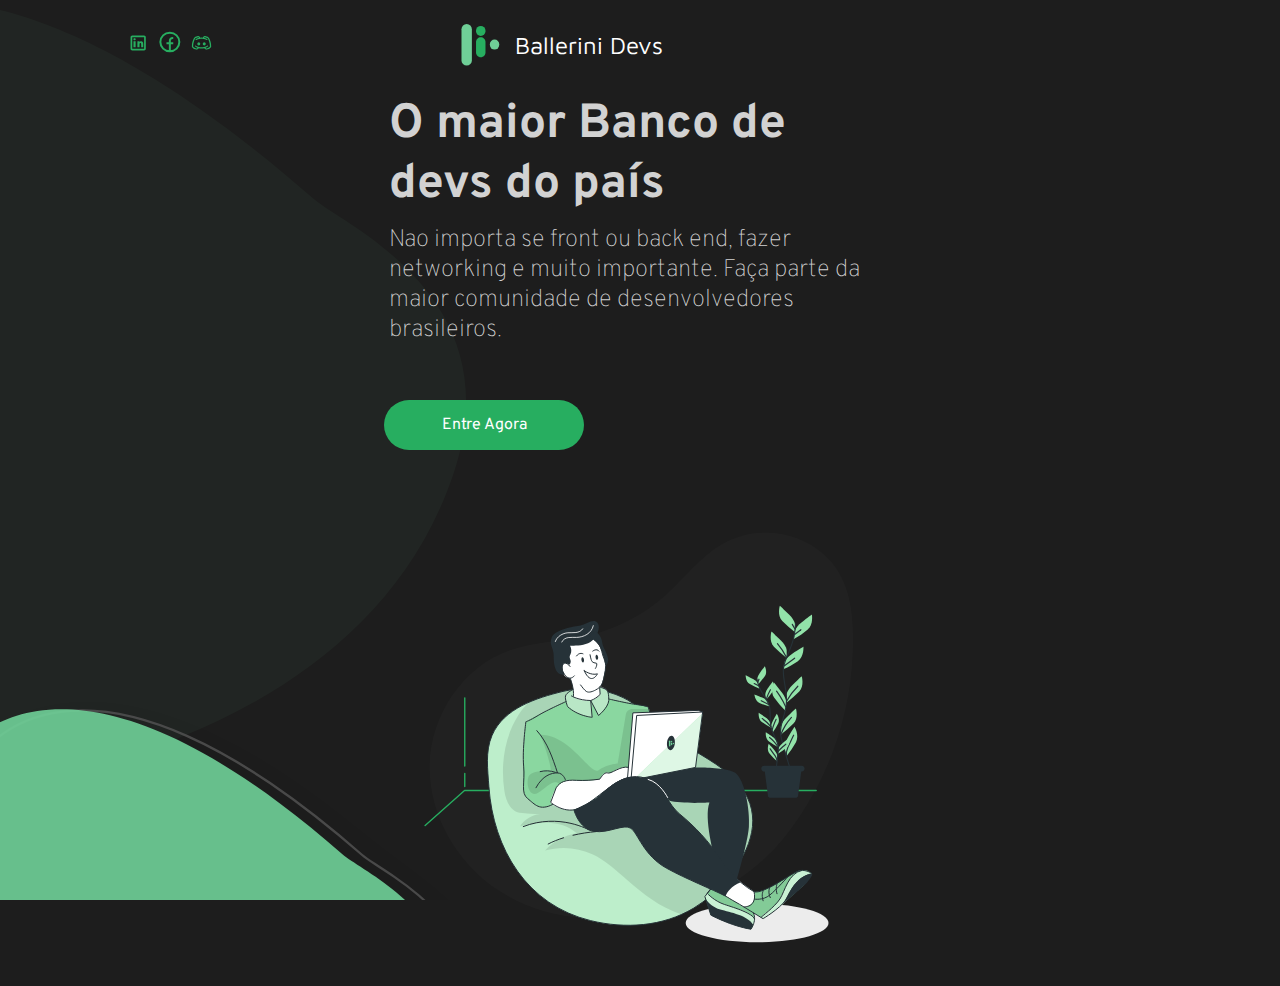
<file: index.html>
<!DOCTYPE html>
<html lang="en">
<head>
    <meta charset="UTF-8">
    <meta http-equiv="X-UA-Compatible" content="IE=edge">
    <meta name="viewport" content="width=device-width, initial-scale=1.0">
    <link rel="icon" href="img/favicon.svg" type="image/x-icon">
    <link rel="stylesheet" href="css/index.css">
    <link rel="stylesheet" href="css/tabela.css">
    <link rel="stylesheet" href="css/modal.css">
    <title>Ballerini Devs</title>
</head>
<body>

    <header id="cabecalho">
    </header>

    <main id="conteudo" >
    </main>
    
    <div id="cadastro"></div>
    </div>

    <script type="module" src="functions.js">
    </script>
    
</body>
</html>
</file>
<file: css/index.css>
@import url('https://fonts.googleapis.com/css2?family=Overpass:wght@100;200;300;400;500;600;700;800;900&display=swap');
@import url('https://fonts.googleapis.com/css2?family=Maven+Pro:wght@400;500;600;700;800;900&display=swap');

:root{
  --Overpass: 'Overpass', sans-serif;
  --Maven: 'Maven Pro', sans-serif;

  --Fonteclara: #D2D2D2;
  --BGColor: #1D1D1D;
  --Verde-padrao: #27AE60;

}

*{
  margin: 0;
  padding: 0;
  text-decoration: none;
}

a{
  text-decoration: none;
  color: white;
}

body {
  font-family: var(--Overpass);
  background-color: var(--BGColor);
  color: var(--Fonteclara);
  width: 100vw;
  overflow: hidden;
  margin: auto;
  background-image: url('../img/Blobs-baixo.svg');
  background-repeat: no-repeat;
  background-position: left bottom;
  background-attachment: fixed;
  background-size: contain;
}

header,main{
  width: 80vw;
  margin: auto;
}


nav#menu{
  display: flex;
  flex-direction: row;
  justify-content: space-between;
  align-items: center;
  height: 10vh;
  flex-wrap: wrap;
}

nav#menu ul li{
  display: inline-block;
  margin: 0px 10px 0px 0px;
}

.logo{
  display: flex;
  align-items: center;
  gap: 15px;
}

.maven{
  font-family: var(--Maven);
  font-size: 1.5em;
}

.redes{
  list-style: none;
}

input#buscar{
  border: none;
  padding: 10px;
  border-radius: 5px;
  visibility: hidden;
  width: 250px;
}

.container{
  display: flex;
  margin: auto;
  height: 80vh;
  flex-wrap: wrap;
}

.container-conteudo{
  display: flex;
  flex-direction: column;
  justify-content: center;
  max-width: 40vw;
}

.container-conteudo-titulo{
  font-size: 3em;
  font-weight: bold;
  padding: 5px;
}

.container-conteudo-texto{
  font-size: 1.5em;
  font-weight: lighter;
  padding: 5px;
}

.btn-g{
  background-color: var(--Verde-padrao);
  padding: 15px;
  width: 200px;
  border: none;
  border-radius: 30px;
  color: #fff;
  font: normal regular 1.5em var(--Maven);
  margin-top: 50px;
}

.btn-g:hover{
  background-color: var(--Fonteclara);
  color: var(--BGColor);
  font-weight: bold;
}

.container-img{
  margin: auto;
}

#coding{
  width: 500px;
  max-width: 80vw;
}

.flex{
  margin: 15px;
  display: flex;
  gap: 30px;
}

@media only screen and (max-width: 1250px) {
  #coding{
    width: 400px;
  }
}

@media only screen and (max-width: 1000px){

  .logo img{
    width: 25px;
  }

  .maven{
    font-size: 1.2em;
  }
  
  .container-conteudo-titulo{
    font-size: 2em;
  }

  .container-conteudo-texto{
    font-size: 1.2em;
  }

  .btn-g{
    width: 150px;
    font-size: 1em;
  }
  
  #coding{
    width: 300px;
  }

}

@media only screen and (max-width: 750px){

  nav#menu ul li img{
    width: 25px;
  }

  .logo img{
    width: 20px;
  }

  .maven{
    font-size: 1em;
  }

  #buscar{
    display: none;
  }

  .container{
    justify-content: center;
  }

  .container-conteudo{
    width: 80vw;
    justify-content: center;
    align-items: center;
  }

  .container-conteudo-titulo{
    width: 80vw;
    font-size: 1.5em;
  }

  .container-conteudo-texto{
    width: 80vw;
    font-size: 1em;
  }


}

@media only screen and (max-width: 300px){
  nav#menu ul li img{
    width: 15px;
  }
  .logo img{
    width: 15px;
  }
  .maven{
    font-size: .8em;
  }
}
</file>
<file: css/tabela.css>
@import url('https://fonts.googleapis.com/css2?family=Overpass:wght@100;200;300;400;500;600;700;800;900&display=swap');
@import url('https://fonts.googleapis.com/css2?family=Maven+Pro:wght@400;500;600;700;800;900&display=swap');

:root{
  --Overpass: 'Overpass', sans-serif;
  --Maven: 'Maven Pro', sans-serif;

  --Fonteclara: #D2D2D2;
  --BGColor: #1D1D1D;
  --Verde-padrao: #27AE60;
  --BGcard: #F9F9F9;
  --Editar: #DBB801;
  --Deletar: #F42626;
  --Font-black: #0E0D0D;

}

#div-btn{
  display: flex;
  justify-content: flex-end;
}

.container{
    align-items: center;
    justify-content: space-around;
    gap: 30px;

}   

.container-cards{
    display: flex;
    flex-direction: row;
    align-items: center;
    gap: 50px;
    max-width: 850px;
    overflow: hidden;
    overflow-x: auto;
}

.container-cards::-webkit-scrollbar{
  width: 0;
}

  .card-card{
      display: flex;
      flex-direction: column;
      align-items: center;
      background-color: hsla(0, 0%, 98%, 0.14);
      border-radius: 10px;
      padding: 30px 30px;
  }
  
  div.img-card{
    width: 150px;
    height: 150px;
    border-radius: 50%;
    overflow: hidden;
    border-radius: 50%;
    border: 3px solid var(--Verde-padrao);
  }

  .card-avatar{
      width: 150px;  
  }

  .linha{
      border-bottom: 1px solid var(--Verde-padrao);
      width: 100px;
      margin: 15px 0px 5px 0px;
  }

  .card-dados h1, .card-dados h2{
      text-align: center;
      font-family: var(--Maven);
      color:#fff;
  }

  .card-dados h1{
      font-size: 1.3em;
      font-weight: 500;
      
  }
  .card-dados h2{
      font-size: .8em;
      font-weight: 100;
  }

  .card-links{
      display: flex;
      justify-content: center;
      align-items: center;
      gap: 10px;
      margin-top: 10px;
  }

  .card-links img{
      width: 20px;
  }

  div.card-controles{
      display: flex;
      align-items: center;
      justify-content: space-around;      
      padding: 5px;
      margin-top: 25px;
  }

  .editar,.deletar{
    padding: 5px;
    width: 90px;
    color: var(--Font-black);
  }

  .editar{
    background-color: var(--Editar);
  }
  .deletar{
      background-color: var(--Deletar);
  }

  div#float{
    display: flex;
    flex-direction: row;
    justify-content: flex-end;
  }

  input.devmais{
    background-color: var(--Verde-padrao);
    font: normal normal .8em var(--Maven);
    padding: 10px;
    border: none;
    border-radius: 30px;
    color: #fff;
    box-shadow: 2px 2px 0px rgba(0, 0, 0, 0.2);
  }
  input.devmais:hover{
    background-color: var(--Fonteclara);
    color: var(--BGColor);
  }

  input.vermais{
    background-color: var(--Verde-padrao);
    font: normal normal .8em var(--Maven);
    padding: 10px;
    width: 100px;
    border: none;
    border-radius: 30px;
    color: #fff;
    box-shadow: 2px 2px 0px rgba(0, 0, 0, 0.2);
  }
  input.vermais:hover{
    background-color: var(--Fonteclara);
    color: var(--BGColor);
  }

  @media only screen and (max-width: 1320px) {
    img#volta,img#ida{
      width: 50px;
    }
    container{
      align-items: center;
      justify-content: space-around;
      gap: 20px;
    }   

  }

  @media only screen and (max-width: 1265px) {
    img#volta,img#ida{
      display: none;
    }
    .container-cards::-webkit-scrollbar{
      width: 10px;
    }
    .container-cards::-webkit-scrollbar-thumb {
      -webkit-border-radius: 10px;
      border-radius: 10px;
      background: hsla(0, 0%, 98%, 0.14); 
  }

  }
</file>
<file: css/modal.css>
@import url('https://fonts.googleapis.com/css2?family=Overpass:wght@100;200;300;400;500;600;700;800;900&display=swap');
@import url('https://fonts.googleapis.com/css2?family=Maven+Pro:wght@400;500;600;700;800;900&display=swap');

:root{
  --Overpass: 'Overpass', sans-serif;
  --Maven: 'Maven Pro', sans-serif;

  --Fonteclara: #D2D2D2;
  --BGColor: #1D1D1D;
  --Verde-padrao: #27AE60;

}

.modal{
    display: block;
    position: fixed;
    z-index: 1;
    left: 0;
    top:0;
    width: 100%;  
    height: 100%;
    overflow: auto;
    background-color: rgba(52, 51, 51, 0.7);
}

.modal-janela{
    position: relative;
    margin: auto;
    top: 100px;
    width: 450px;
    height: 650px;
    z-index: 100;
    
    text-align: center;
    background: rgba(52, 51, 51, 0.95);
    border-radius: 10px;
    border: none;
    padding: 30px;
}

.modal-janela h1{
    font: normal 500 2em var(--Maven);
    color: white;
    padding: 15px;
}

.form{
    width: 300px;
    display: flex;
    flex-direction: column;
    gap: 15px;
    margin: auto;
}

.item{
    display: flex;
    flex-direction: column;
    text-align: left;
}

.item input{
    padding: 10px;
    border-radius: 10px;
    border: none;
}

.item label{
    padding: 10px 0px;
    font: normal 500 1em var(--Maven);
    color: white;
}

#enviar-dev{
    padding: 10px;
    width: 150px;
    color: black;
}

#cancelar-dev{
    background-color: white;
    color: black;
    padding: 10px;
    width: 150px;
}

#cancelar-dev:hover{
    background-color: red;
}
</file>
